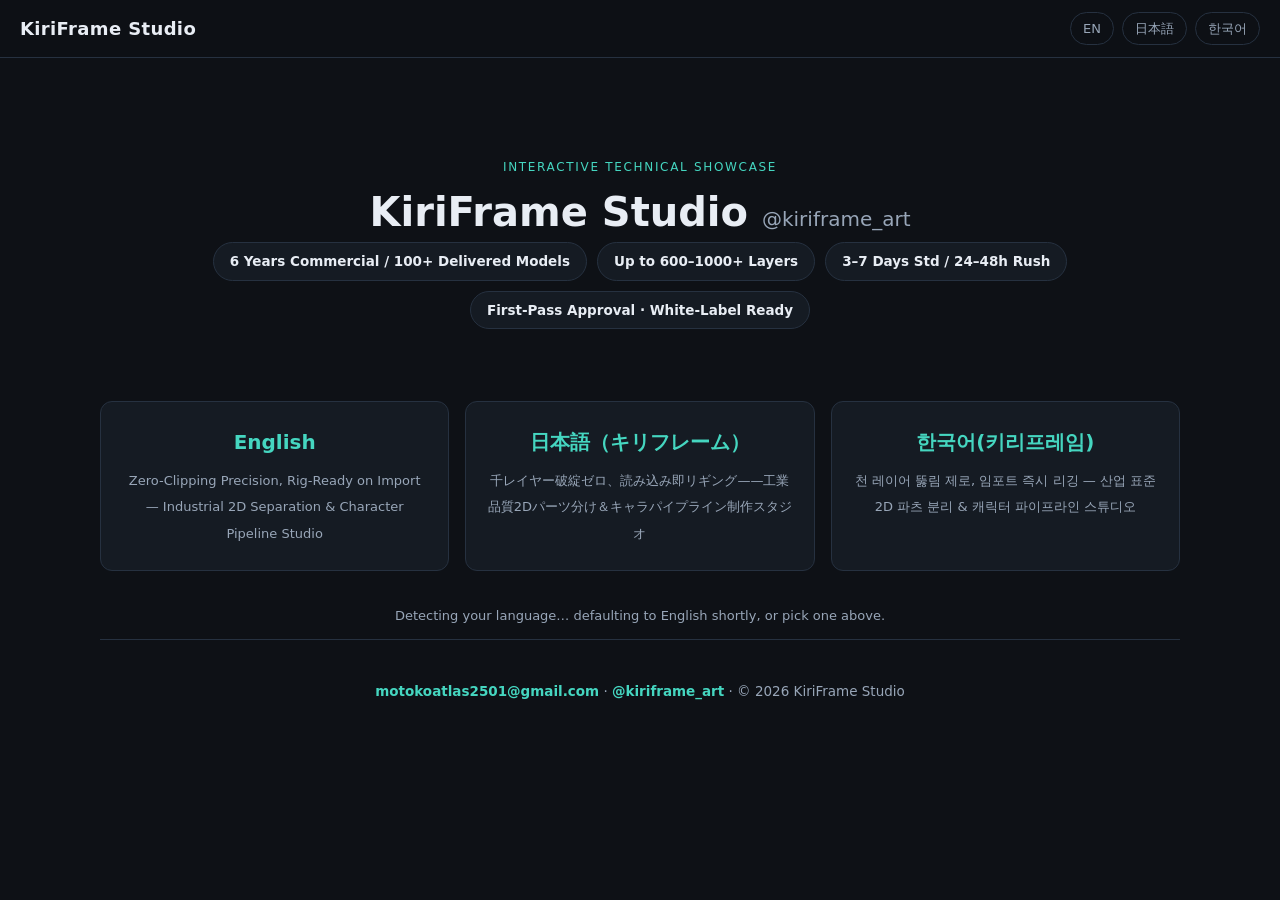
<file: index.html>
<!DOCTYPE html>
<html lang="en">
<head>
<meta charset="utf-8">
<meta name="viewport" content="width=device-width, initial-scale=1">
<title>KiriFrame Studio (@kiriframe_art) — Choose Language / 言語選択 / 언어 선택</title>
<meta name="description" content="KiriFrame Studio — Industrial 2D separation & character pipeline studio. EN / 日本語 / 한국어.">
<meta http-equiv="refresh" content="8;url=./en/">
<link rel="stylesheet" href="assets/style.css">
</head>
<body data-lang="en" data-asset-base="assets/img/" class="root-landing">
<header class="site-head">
  <div class="brand">KiriFrame Studio</div>
  <nav class="lang-nav"><a href="./en/" data-lang="en">EN</a><a href="./ja/" data-lang="ja">日本語</a><a href="./ko/" data-lang="ko">한국어</a></nav>
</header>
<main>
  <section class="hero">
    <p class="kicker">Interactive technical showcase</p>
    <h1>KiriFrame Studio <span class="alt">@kiriframe_art</span></h1>
    <div class="badges">
      <span class="badge">6 Years Commercial / 100+ Delivered Models</span>
      <span class="badge">Up to 600–1000+ Layers</span>
      <span class="badge">3–7 Days Std / 24–48h Rush</span>
      <span class="badge">First-Pass Approval · White-Label Ready</span>
    </div>
  </section>
  <div class="lang-cards">
    <a class="lang-card" href="./en/"><span class="lc-name">English</span>
      <span class="lc-slogan">Zero-Clipping Precision, Rig-Ready on Import — Industrial 2D Separation &amp; Character Pipeline Studio</span></a>
    <a class="lang-card" href="./ja/"><span class="lc-name">日本語（キリフレーム）</span>
      <span class="lc-slogan">千レイヤー破綻ゼロ、読み込み即リギング——工業品質2Dパーツ分け＆キャラパイプライン制作スタジオ</span></a>
    <a class="lang-card" href="./ko/"><span class="lc-name">한국어(키리프레임)</span>
      <span class="lc-slogan">천 레이어 뚫림 제로, 임포트 즉시 리깅 — 산업 표준 2D 파츠 분리 &amp; 캐릭터 파이프라인 스튜디오</span></a>
  </div>
  <p class="redirect-note">Detecting your language… defaulting to English shortly, or pick one above.</p>
  <footer class="site-foot">
    <p><a data-email href="mailto:motokoatlas2501@gmail.com">motokoatlas2501@gmail.com</a> · <a data-x href="https://x.com/kiriframe_art" target="_blank" rel="noopener">@kiriframe_art</a> · © 2026 KiriFrame Studio</p>
  </footer>
</main>
<script>
(function () {
  var langs = (navigator.languages || [navigator.language || "en"]).join(",");
  var dest = /ja/i.test(langs) ? "./ja/" : (/ko/i.test(langs) ? "./ko/" : "./en/");
  setTimeout(function () { location.replace(dest); }, 1200);
})();
</script>
</body>
</html>
</file>
<file: assets/style.css>
/* KiriFrame Studio showcase — style.css (vanilla, dark industrial theme) */
:root {
  --bg: #0e1116;
  --panel: #151b23;
  --panel-2: #1a2230;
  --line: #263140;
  --ink: #e8edf4;
  --muted: #98a6b8;
  --accent: #45d6c0;
  --accent-2: #7c9cff;
  --warn: #f0b453;
  --radius: 12px;
  --maxw: 1120px;
}
* { box-sizing: border-box; }
html { scroll-behavior: smooth; }
body {
  margin: 0;
  background: var(--bg);
  color: var(--ink);
  font-family: "Segoe UI", "Hiragino Sans", "Noto Sans JP", "Noto Sans KR", "Malgun Gothic", system-ui, sans-serif;
  line-height: 1.65;
  font-size: 16px;
}
a { color: var(--accent); text-decoration: none; }
img { max-width: 100%; }

/* ---------- header / nav ---------- */
.site-head {
  position: sticky; top: 0; z-index: 50;
  display: flex; align-items: center; justify-content: space-between; gap: 12px;
  padding: 12px 20px;
  background: rgba(14, 17, 22, .92);
  border-bottom: 1px solid var(--line);
  backdrop-filter: blur(6px);
}
.brand { font-weight: 700; letter-spacing: .02em; font-size: 18px; }
.brand .brand-alt { color: var(--muted); font-weight: 400; font-size: 14px; margin-left: 8px; }
.lang-nav { display: flex; gap: 8px; }
.lang-nav a {
  padding: 5px 12px; border: 1px solid var(--line); border-radius: 999px;
  color: var(--muted); font-size: 13px;
}
.lang-nav a:hover { color: var(--ink); border-color: var(--accent); }
.lang-nav a.active { color: #06201c; background: var(--accent); border-color: var(--accent); font-weight: 600; }

main { max-width: var(--maxw); margin: 0 auto; padding: 28px 20px 80px; }

/* ---------- hero ---------- */
.hero { padding: 40px 0 12px; text-align: center; }
.kicker { color: var(--accent); text-transform: uppercase; letter-spacing: .14em; font-size: 12px; margin: 0 0 10px; }
.hero h1 { font-size: 40px; margin: 0 0 6px; line-height: 1.2; }
.hero h1 .alt { color: var(--muted); font-size: 20px; font-weight: 400; }
.handle-chip { color: var(--accent-2); font-weight: 600; }
.slogan { color: var(--muted); font-size: 17px; max-width: 820px; margin: 10px auto 22px; }
.badges { display: flex; flex-wrap: wrap; gap: 10px; justify-content: center; margin-bottom: 26px; }
.badge {
  border: 1px solid var(--line); background: var(--panel);
  border-radius: 999px; padding: 7px 16px; font-size: 13.5px; font-weight: 600;
}
.badge b { color: var(--accent); }
.cta-row { display: flex; flex-wrap: wrap; gap: 12px; justify-content: center; }
.btn {
  display: inline-block; padding: 12px 22px; border-radius: 10px;
  font-weight: 700; font-size: 15px; border: 1px solid var(--line);
}
.btn.primary { background: var(--accent); color: #06201c; border-color: var(--accent); }
.btn.primary:hover { filter: brightness(1.08); }
.btn.ghost { color: var(--ink); background: var(--panel); }
.btn.ghost:hover { border-color: var(--accent); }
.btn-sub { display: block; font-size: 11.5px; font-weight: 400; color: var(--muted); }

/* ---------- modules ---------- */
.module {
  background: var(--panel); border: 1px solid var(--line);
  border-radius: var(--radius); padding: 26px 26px 22px; margin: 26px 0;
}
.module > h2 { margin: 0 0 6px; font-size: 21px; }
.module > h2 .mno { color: var(--accent); margin-right: 8px; }
.lead { color: var(--muted); margin: 0 0 18px; font-size: 14.5px; }
.chip {
  display: inline-block; background: var(--panel-2); border: 1px solid var(--line);
  color: var(--accent); border-radius: 999px; padding: 3px 12px; font-size: 12.5px; font-weight: 600;
}

/* ---------- M1 compare slider ---------- */
.cmp { margin: 18px 0 8px; }
.cmp-viewport {
  position: relative; overflow: hidden; border-radius: 10px;
  user-select: none; touch-action: none; cursor: ew-resize;
  border: 1px solid var(--line); background: #0a0d12;
}
.cmp-viewport img { width: 100%; display: block; transition: transform .08s linear; }
.cmp-viewport.zoom img { transform: scale(2); }
.cmp-after { position: absolute; inset: 0; width: 100%; height: 100%; object-fit: cover; clip-path: inset(0 0 0 50%); }
.cmp-before { object-fit: cover; }
.cmp-handle {
  position: absolute; top: 0; bottom: 0; left: 50%; width: 3px;
  background: var(--accent); transform: translateX(-1.5px); pointer-events: none;
}
.cmp-handle::after {
  content: "◂ ▸"; position: absolute; top: 50%; left: 50%;
  transform: translate(-50%, -50%);
  background: var(--accent); color: #06201c; font-size: 11px; font-weight: 800;
  border-radius: 999px; padding: 4px 9px; white-space: nowrap;
}
.cmp-tag {
  position: absolute; top: 10px; font-size: 11.5px; font-weight: 800; letter-spacing: .1em;
  background: rgba(10, 13, 18, .78); border: 1px solid var(--line);
  padding: 3px 10px; border-radius: 6px; pointer-events: none;
}
.cmp-tag.left { left: 10px; color: var(--warn); }
.cmp-tag.right { right: 10px; color: var(--accent); }
.cmp-bar {
  display: flex; justify-content: space-between; align-items: center; gap: 10px;
  color: var(--muted); font-size: 13.5px; padding-top: 8px;
}
.zoom-toggle { display: flex; align-items: center; gap: 6px; cursor: pointer; white-space: nowrap; }

/* ---------- M2 tabs ---------- */
.m2-gif { text-align: center; margin: 6px 0 16px; }
.m2-gif img { max-height: 420px; border-radius: 10px; border: 1px solid var(--line); }
.tab-buttons { display: flex; flex-wrap: wrap; gap: 8px; margin-bottom: 12px; }
.tab-buttons button {
  background: var(--panel-2); color: var(--muted); border: 1px solid var(--line);
  padding: 8px 16px; border-radius: 8px; cursor: pointer; font-size: 14px; font-weight: 600;
}
.tab-buttons button.active { color: #06201c; background: var(--accent); border-color: var(--accent); }
.tab-panel img { max-height: 460px; border-radius: 10px; border: 1px solid var(--line); display: block; margin: 0 auto 10px; }
.img-duo { display: grid; grid-template-columns: 1fr 1fr; gap: 10px; }
.tab-panel p { color: var(--muted); font-size: 14.5px; margin: 8px 0 4px; }

/* ---------- M3 gallery ---------- */
.filters { display: flex; flex-wrap: wrap; gap: 8px; margin-bottom: 16px; }
.filters button {
  background: var(--panel-2); color: var(--muted); border: 1px solid var(--line);
  padding: 7px 14px; border-radius: 999px; cursor: pointer; font-size: 13px; font-weight: 600;
}
.filters button.active { color: #06201c; background: var(--accent); border-color: var(--accent); }
.gallery { display: grid; grid-template-columns: repeat(auto-fill, minmax(240px, 1fr)); gap: 14px; }
.card {
  margin: 0; background: var(--panel-2); border: 1px solid var(--line);
  border-radius: 10px; overflow: hidden; cursor: zoom-in;
}
.card img { width: 100%; height: 210px; object-fit: cover; object-position: top; display: block; }
.card:hover img { opacity: .92; }
.card figcaption { padding: 10px 12px; font-size: 12.8px; color: var(--muted); }
.watermark-note {
  margin: 18px 0 0; padding: 12px 14px; border-left: 3px solid var(--warn);
  background: rgba(240, 180, 83, .07); color: var(--muted); font-size: 13.5px; border-radius: 0 8px 8px 0;
}

/* lightbox */
#lightbox {
  position: fixed; inset: 0; z-index: 100; background: rgba(5, 7, 10, .92);
  display: flex; flex-direction: column; align-items: center; justify-content: center; gap: 10px; padding: 24px;
}
#lightbox[hidden] { display: none; }
#lightbox img { max-width: 92vw; max-height: 80vh; border-radius: 8px; border: 1px solid var(--line); }
#lightbox .lb-cap { color: var(--muted); font-size: 14px; max-width: 780px; text-align: center; }
.lb-close {
  position: absolute; top: 16px; right: 20px; background: var(--panel); color: var(--ink);
  border: 1px solid var(--line); border-radius: 999px; width: 38px; height: 38px; font-size: 18px; cursor: pointer;
}

/* ---------- M4 layer tree ---------- */
.tree-bar { display: flex; flex-wrap: wrap; align-items: center; justify-content: space-between; gap: 10px; margin-bottom: 14px; }
.tree-langs { display: flex; gap: 6px; }
.tree-langs button {
  background: var(--panel-2); color: var(--muted); border: 1px solid var(--line);
  padding: 5px 13px; border-radius: 8px; cursor: pointer; font-weight: 700; font-size: 13px;
}
.tree-langs button.active { color: #06201c; background: var(--accent-2); border-color: var(--accent-2); }
.layer-tree {
  background: var(--panel-2); border: 1px solid var(--line); border-radius: 10px;
  padding: 14px 16px; font-size: 14px; font-family: "Cascadia Code", Consolas, monospace;
}
.layer-tree details { margin: 2px 0; }
.layer-tree summary { cursor: pointer; padding: 3px 4px; border-radius: 6px; }
.layer-tree summary:hover { background: rgba(69, 214, 192, .08); }
.layer-tree ul { margin: 2px 0 4px 18px; padding-left: 12px; border-left: 1px solid var(--line); list-style: none; }
.t-folder { color: var(--accent); font-weight: 700; }
.t-leaf { color: var(--ink); }
.t-count { color: var(--muted); font-size: 11.5px; margin-left: 8px; }

/* ---------- M5 preflight ---------- */
.m5-grid { display: grid; grid-template-columns: 1.2fr 1fr; gap: 14px; }
.code-card { background: #0a0d12; border: 1px solid var(--line); border-radius: 10px; overflow: hidden; }
.code-head {
  display: flex; justify-content: space-between; align-items: center; gap: 8px;
  padding: 8px 12px; border-bottom: 1px solid var(--line); color: var(--muted); font-size: 12.5px;
}
.code-card pre {
  margin: 0; padding: 14px; overflow: auto; max-height: 460px;
  font-size: 12px; line-height: 1.5; color: #c7d3e2;
  font-family: "Cascadia Code", Consolas, monospace;
}
.code-card pre.term { color: #9fe8db; }

/* ---------- M6 pricing ---------- */
.price-table { width: 100%; border-collapse: collapse; font-size: 13.5px; margin: 6px 0 12px; }
.price-table th, .price-table td { border: 1px solid var(--line); padding: 10px 12px; text-align: left; vertical-align: top; }
.price-table th { background: var(--panel-2); color: var(--accent); white-space: nowrap; }
.price-table td.price { white-space: nowrap; }
.price-table .tier3 { color: var(--warn); font-weight: 700; text-align: center; }
.price-note { color: var(--muted); font-size: 13px; margin: 4px 0 18px; }
.m6-duo { display: grid; grid-template-columns: 1fr 1fr; gap: 14px; margin-bottom: 14px; }
.terms { background: var(--panel-2); border: 1px solid var(--line); border-radius: 10px; padding: 14px 16px; }
.terms h3 { margin: 0 0 8px; font-size: 15.5px; color: var(--accent); }
.terms p, .terms li { color: var(--muted); font-size: 13.5px; margin: 6px 0; }
.terms ul { margin: 0; padding-left: 18px; }
.terms li strong { color: var(--ink); }

/* ---------- footer ---------- */
.site-foot {
  border-top: 1px solid var(--line); padding: 26px 20px 40px; text-align: center;
  color: var(--muted); font-size: 13.5px;
}
.site-foot a { color: var(--accent); font-weight: 600; }

/* ---------- root language landing ---------- */
.root-landing main { text-align: center; padding-top: 60px; }
.lang-cards { display: grid; grid-template-columns: repeat(auto-fit, minmax(260px, 1fr)); gap: 16px; margin: 34px 0; }
.lang-card {
  display: block; background: var(--panel); border: 1px solid var(--line);
  border-radius: var(--radius); padding: 24px 20px; color: var(--ink);
}
.lang-card:hover { border-color: var(--accent); transform: translateY(-2px); }
.lang-card .lc-name { font-size: 20px; font-weight: 800; color: var(--accent); display: block; margin-bottom: 8px; }
.lang-card .lc-slogan { font-size: 13px; color: var(--muted); }
.redirect-note { color: var(--muted); font-size: 13px; }

/* ---------- M2 paired physics ---------- */
.physics-pairs { margin-top: 24px; border-top: 1px dashed var(--line); padding-top: 20px; }
.physics-pairs h3, .spotlight h3 { margin: 0 0 6px; font-size: 17px; }
.pair-badge {
  display: inline-block; margin: 2px 0 10px; padding: 4px 12px; border-radius: 999px;
  background: rgba(124, 156, 255, .12); border: 1px solid var(--accent-2);
  color: var(--accent-2); font-size: 12px; font-weight: 700; letter-spacing: .02em;
}
.pair-lead { color: var(--muted); font-size: 14px; margin: 0 0 16px; }
.pair-grid { display: grid; grid-template-columns: repeat(auto-fit, minmax(320px, 1fr)); gap: 16px; }
.pair-card {
  margin: 0; background: var(--panel-2); border: 1px solid var(--line); border-radius: 10px;
  padding: 12px; display: grid; grid-template-columns: 1fr 1fr; gap: 10px;
}
.pair-flat { margin: 0; cursor: zoom-in; }
.pair-flat img, .pair-life img {
  width: 100%; display: block; border-radius: 8px; border: 1px solid var(--line); background: #0a0d12;
}
.pair-flat figcaption { color: var(--muted); font-size: 11.5px; margin-top: 6px; }
.pair-life { display: flex; flex-direction: column; gap: 8px; min-width: 0; }
.pair-gif { aspect-ratio: 1 / 1; object-fit: contain; }
.pair-tabs { display: flex; flex-wrap: wrap; gap: 6px; }
.pair-tabs button {
  background: var(--panel); color: var(--muted); border: 1px solid var(--line);
  padding: 4px 10px; border-radius: 7px; cursor: pointer; font-size: 12px; font-weight: 600;
}
.pair-tabs button.active { color: #06201c; background: var(--accent); border-color: var(--accent); }
.pair-cta { margin: 16px 0 0; text-align: center; }

/* ---------- M1 high-difficulty spotlight ---------- */
.spotlight { margin-top: 24px; border-top: 1px dashed var(--line); padding-top: 20px; }
.spot-grid { display: grid; grid-template-columns: repeat(4, 1fr); gap: 12px; }
.spot-card {
  margin: 0; background: var(--panel-2); border: 1px solid var(--line);
  border-radius: 10px; overflow: hidden; cursor: zoom-in;
}
.spot-card img { width: 100%; height: 150px; object-fit: cover; object-position: top; display: block; }
.spot-card:hover img { opacity: .92; }
.spot-card figcaption { padding: 8px 10px; font-size: 12px; color: var(--muted); }

/* ---------- responsive ---------- */
@media (max-width: 860px) {
  .m5-grid, .m6-duo, .img-duo { grid-template-columns: 1fr; }
  .spot-grid { grid-template-columns: 1fr 1fr; }
  .pair-card { grid-template-columns: 1fr; }
  .hero h1 { font-size: 30px; }
  .module { padding: 20px 16px; }
  .price-table { font-size: 12px; display: block; overflow-x: auto; }
}
</file>
